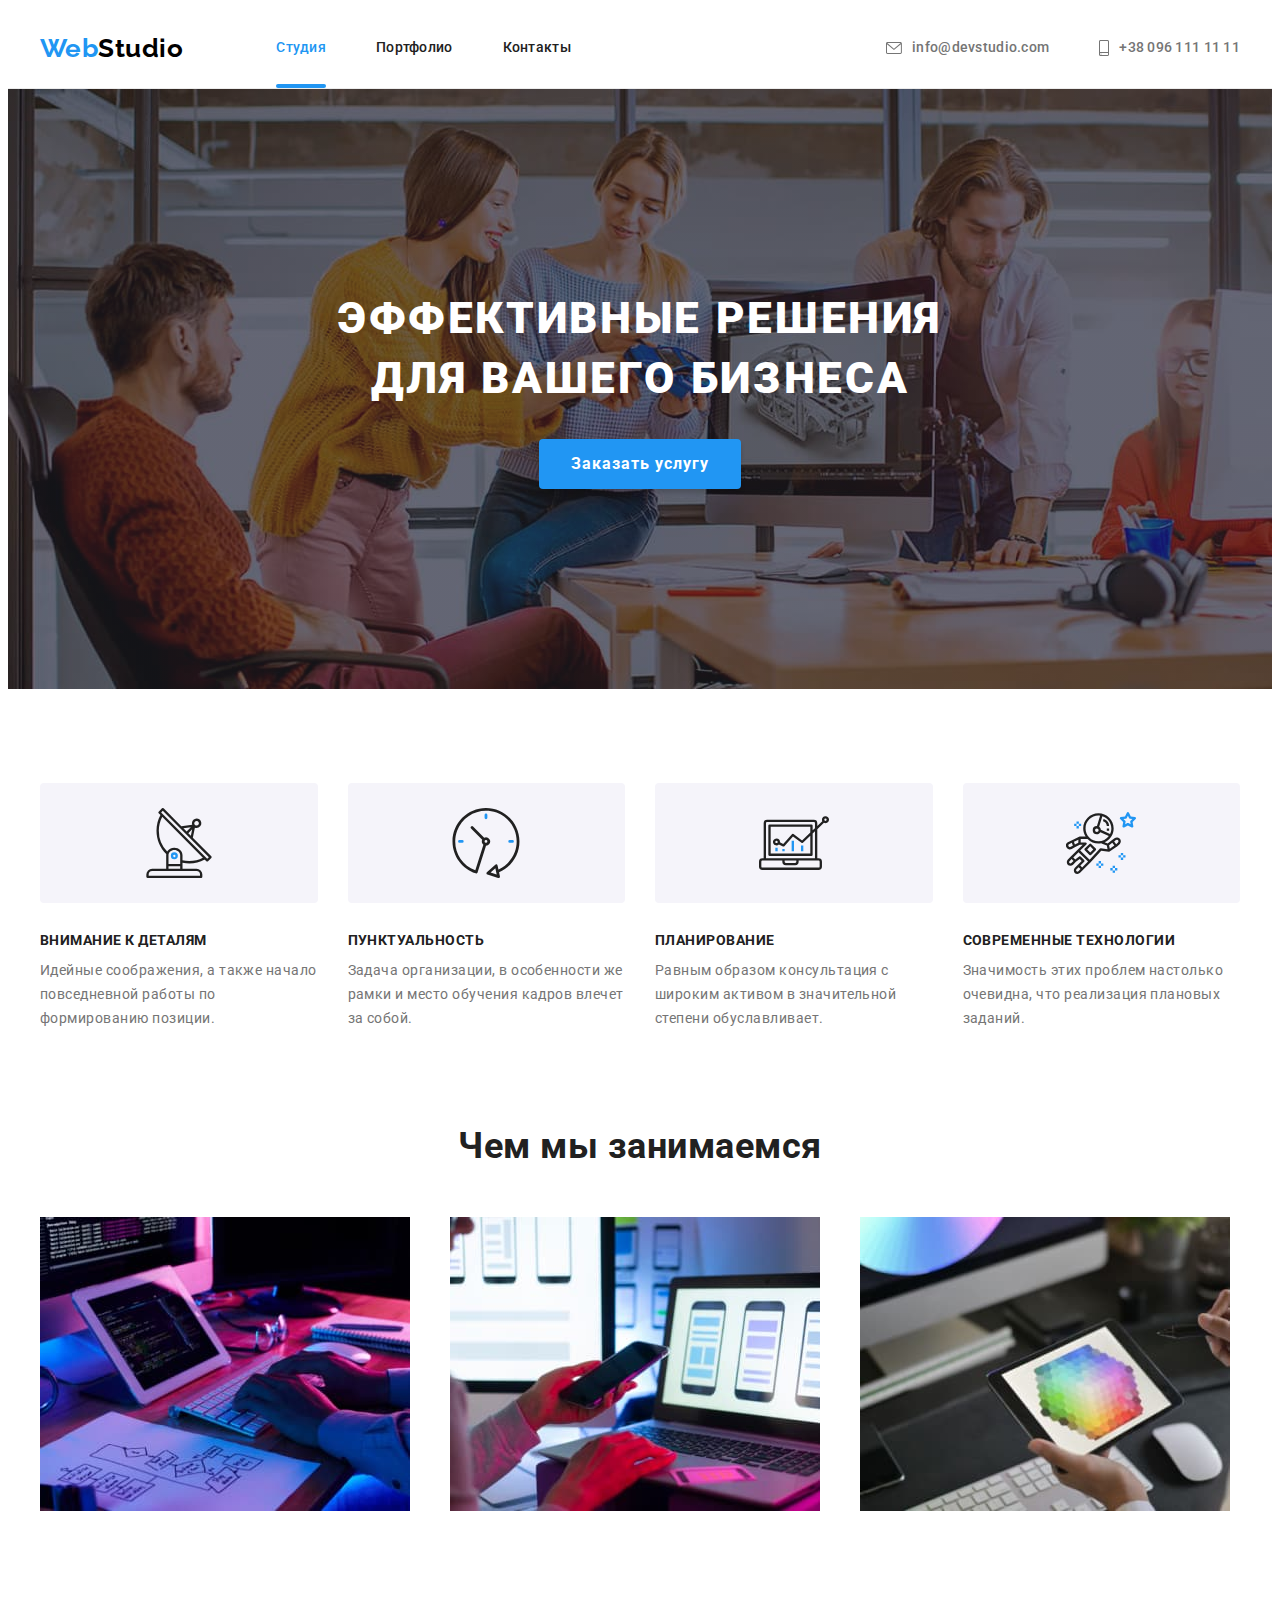
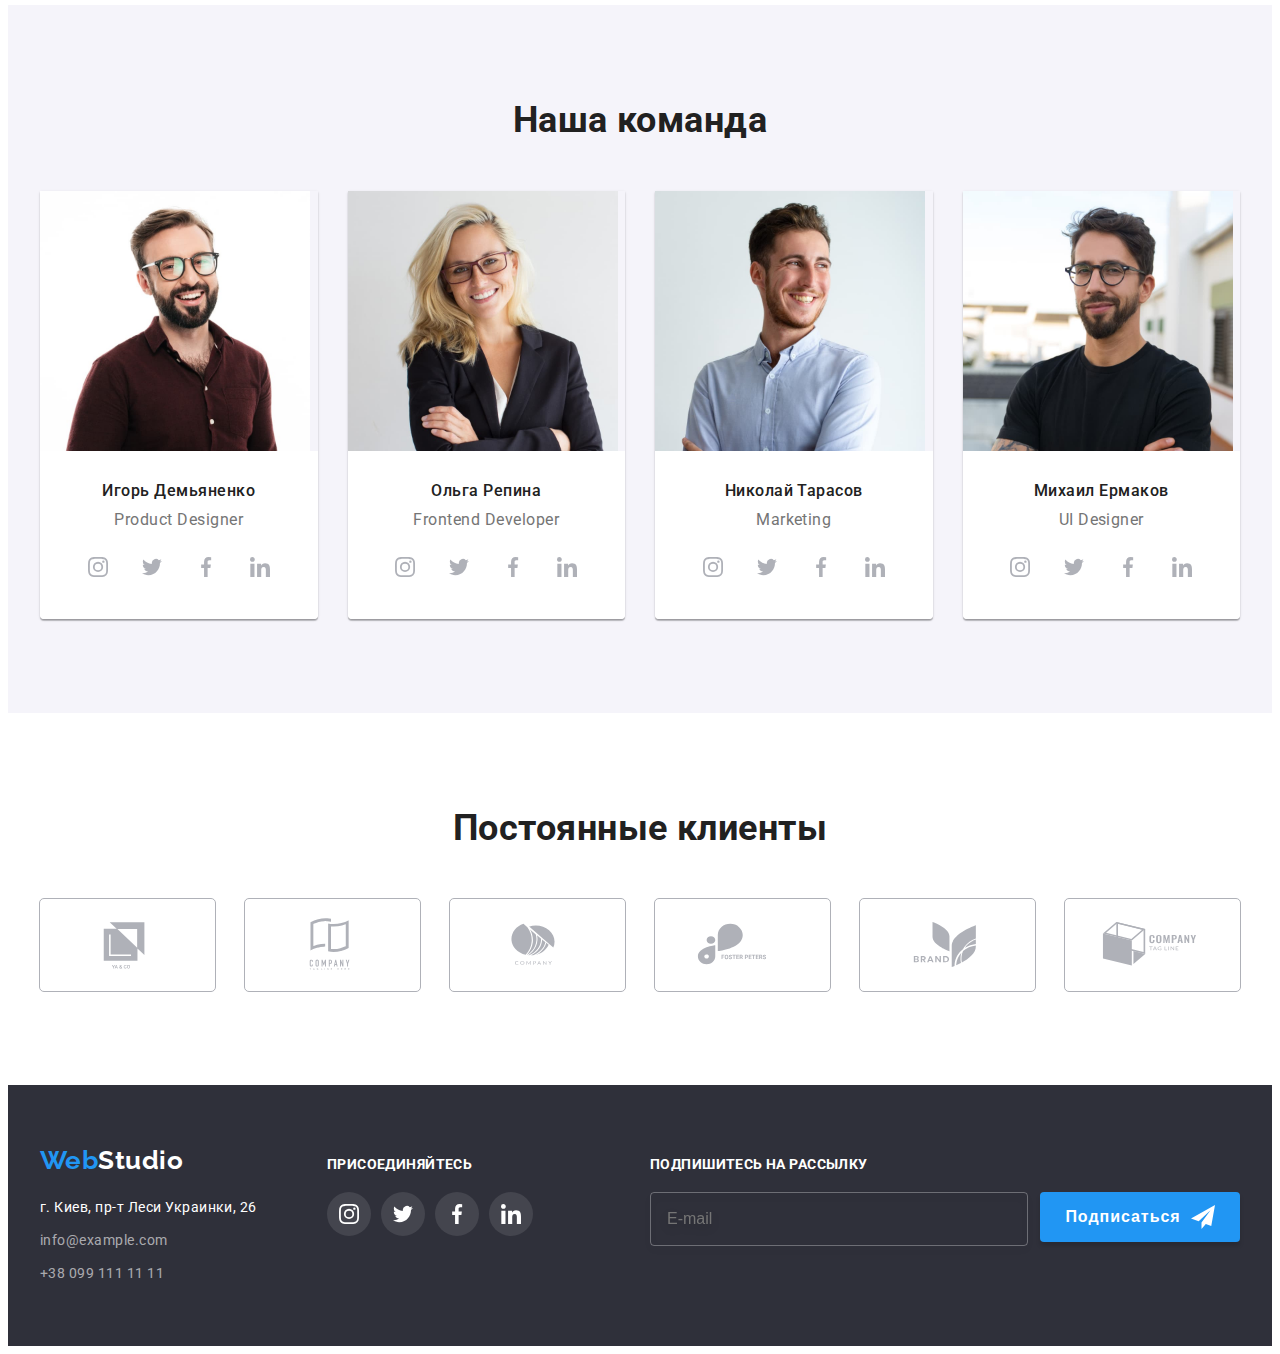
<file: index.html>
<!DOCTYPE html>
<html lang="ru">

<head>
    <meta charset="UTF-8">
    <meta http-equiv="X-UA-Compatible" content="IE=edge">
    <meta name="viewport" content="width=device-width, initial-scale=1.0">
    <link rel="preconnect" href="https://fonts.googleapis.com">
    <link rel="preconnect" href="https://fonts.gstatic.com" crossorigin>
    <link
        href="https://fonts.googleapis.com/css2?family=Raleway:wght@700&family=Roboto:wght@400;500;700;900&display=swap"
        rel="stylesheet">
    <link rel="stylesheet" href="https://cdnjs.cloudflare.com/ajax/libs/modern-normalize/1.1.0/modern-normalize.min.css"
        integrity="sha512-wpPYUAdjBVSE4KJnH1VR1HeZfpl1ub8YT/NKx4PuQ5NmX2tKuGu6U/JRp5y+Y8XG2tV+wKQpNHVUX03MfMFn9Q=="
        crossorigin="anonymous" referrerpolicy="no-referrer" />
    <link rel="stylesheet" href="./css/styles.css">
    <title>WebStudio</title>
</head>

<body>

    <!-- Шапка сайту -->
    <header class="main-header">
        <div class="container nav-header">
            <nav class="main-nav">
                <a href="./" lang="en" class="logo decoration margin-logo"><span class="accent">Web</span>Studio</a>
                <ul class="site-nav list">
                    <li class="item"><a href="./index.html" class="link current decoration">Студия</a></li>
                    <li class="item"><a href="./portfolio.html" class="link decoration">Портфолио</a></li>
                    <li class="item"><a href="" class="link decoration">Контакты</a></li>
                </ul>
            </nav>
            <ul class="contact-nav list">
                <li class="item">
                    <a href="mailto:info@devstudio.com" class="link decoration">
                        <svg width="16" height="12" class="contact-icon">
                            <use href="./images/icons.svg#envelope"></use>
                        </svg>
                        info@devstudio.com
                    </a>
                </li>
                <li class="item">
                    <a href="tel:+380961111111" class="link decoration">
                        <svg width="10" height="16" class="contact-icon">
                            <use href="./images/icons.svg#smartphone"></use>
                        </svg>
                        +38 096 111 11 11
                    </a>
                </li>
            </ul>
        </div>
    </header>

    <main>
        <!-- Герой -->
        <section class="hero">
            <div class="container">
                <h1 class="hero-title">Эффективные решения для вашего бизнеса</h1>
                <button type="button" class="btn primari" data-modal-open>Заказать услугу</button>
            </div>
        </section>

        <!-- Основна частина -->
        <section class="section no-padding">
            <div class="container">
                <h2 style="display: none;" class="section-title none">Преимущества</h2>
                <ul class="section-items list no-margin">
                    <li class="item block">
                        <div class="icon-thumb">
                            <svg width="70" height="70">
                                <use href="./images/icons.svg#antenna"></use>
                            </svg>
                        </div>
                        <h3 class="title">Внимание к деталям</h3>
                        <p class="text">Идейные соображения, а также начало повседневной работы по формированию позиции.
                        </p>
                    </li>
                    <li class="item block">
                        <div class="icon-thumb">
                            <svg width="70" height="70">
                                <use href="./images/icons.svg#clock"></use>
                            </svg>
                        </div>
                        <h3 class="title">Пунктуальность</h3>
                        <p class="text">Задача организации, в особенности же рамки и место обучения кадров влечет за
                            собой.
                        </p>
                    </li>
                    <li class="item block">
                        <div class="icon-thumb">
                            <svg width="70" height="70">
                                <use href="./images/icons.svg#diagram"></use>
                            </svg>
                        </div>
                        <h3 class="title">Планирование</h3>
                        <p class="text">Равным образом консультация с широким активом в значительной степени
                            обуславливает.
                        </p>
                    </li>
                    <li class="item block">
                        <div class="icon-thumb">
                            <svg width="70" height="70">
                                <use href="./images/icons.svg#astronaut"></use>
                            </svg>
                        </div>
                        <h3 class="title">Современные технологии</h3>
                        <p class="text">Значимость этих проблем настолько очевидна, что реализация плановых заданий.</p>
                    </li>
                </ul>
            </div>
        </section>
        <section class="section">
            <div class="container">
                <h2 class="section-title">Чем мы занимаемся</h2>
                <ul class="section-items list">
                    <li class="item"><a href=""><img src="./images/box-1.jpg" alt="Набирає команда" width="370"></a>
                    </li>
                    <li class="item"><a href=""><img src="./images/box-2.jpg" alt="Переглядає дизайн" width="370"></a>
                    </li>
                    <li class="item"><a href=""><img src="./images/box-3.jpg" alt="Розглядає палітру кольорів"
                                width="370"></a></li>
                </ul>
            </div>
        </section>

        <!-- Команда -->
        <section class="section bg-color">
            <div class="container">
                <h2 class="section-title">Наша команда</h2>
                <ul class="section-items list shadow">
                    <li class="item block">
                        <div class="card-thumb">
                            <img src="./images/img-1.jpg" alt="чоловік" width="270">
                        </div>
                        <div class="card-content">
                            <h3 class="name">Игорь Демьяненко</h3>
                            <p class="text desc">Product Designer</p>
                            <ul class="icon-social list">
                                <li class="item">
                                    <a href="https://www.instagram.com" target="_blank" rel="noopener noreferrer"
                                        class="social-link">
                                        <svg width="20" height="20" class="icon">
                                            <use href="./images/icons.svg#instagram"></use>
                                        </svg>
                                    </a>
                                </li>
                                <li class="item">
                                    <a href="https://twitter.com" target="_blank" rel="noopener noreferrer"
                                        class="social-link">
                                        <svg width="20" height="20" class="icon">
                                            <use href="./images/icons.svg#twitter"></use>
                                        </svg>
                                    </a>
                                </li>
                                <li class="item">
                                    <a href="https://facebook.com" target="_blank" rel="noopener noreferrer"
                                        class="social-link">
                                        <svg width="20" height="20" class="icon">
                                            <use href="./images/icons.svg#facebook"></use>
                                        </svg>
                                    </a>
                                </li>
                                <li class="item">
                                    <a href="https://www.linkedin.com" target="_blank" rel="noopener noreferrer"
                                        class="social-link">
                                        <svg width="20" height="20" class="icon">
                                            <use href="./images/icons.svg#linkedin"></use>
                                        </svg>
                                    </a>
                                </li>
                            </ul>
                        </div>
                    </li>
                    <li class="item block">
                        <div class="card-thumb">
                            <img src="./images/img-2.jpg" alt="жінка" width="270">
                        </div>
                        <div class="card-content">
                            <h3 class="name">Ольга Репина</h3>
                            <p class="text desc">Frontend Developer</p>
                            <ul class="icon-social list">
                                <li class="item">
                                    <a href="https://www.instagram.com" target="_blank" rel="noopener noreferrer"
                                        class="social-link">
                                        <svg width="20" height="20" class="icon">
                                            <use href="./images/icons.svg#instagram"></use>
                                        </svg>
                                    </a>
                                </li>
                                <li class="item">
                                    <a href="https://twitter.com" target="_blank" rel="noopener noreferrer"
                                        class="social-link">
                                        <svg width="20" height="20" class="icon">
                                            <use href="./images/icons.svg#twitter"></use>
                                        </svg>
                                    </a>
                                </li>
                                <li class="item">
                                    <a href="https://facebook.com" target="_blank" rel="noopener noreferrer"
                                        class="social-link">
                                        <svg width="20" height="20" class="icon">
                                            <use href="./images/icons.svg#facebook"></use>
                                        </svg>
                                    </a>
                                </li>
                                <li class="item">
                                    <a href="https://www.linkedin.com" target="_blank" rel="noopener noreferrer"
                                        class="social-link">
                                        <svg width="20" height="20" class="icon">
                                            <use href="./images/icons.svg#linkedin"></use>
                                        </svg>
                                    </a>
                                </li>
                            </ul>
                        </div>
                    </li>
                    <li class="item block">
                        <div class="card-thumb">
                            <img src="./images/img-3.jpg" alt="чоловік" width="270">
                        </div>
                        <div class="card-content">
                            <h3 class="name">Николай Тарасов</h3>
                            <p class="text desc">Marketing</p>
                            <ul class="icon-social list">
                                <li class="item">
                                    <a href="https://www.instagram.com" target="_blank" rel="noopener noreferrer"
                                        class="social-link">
                                        <svg width="20" height="20" class="icon">
                                            <use href="./images/icons.svg#instagram"></use>
                                        </svg>
                                    </a>
                                </li>
                                <li class="item">
                                    <a href="https://twitter.com" target="_blank" rel="noopener noreferrer"
                                        class="social-link">
                                        <svg width="20" height="20" class="icon">
                                            <use href="./images/icons.svg#twitter"></use>
                                        </svg>
                                    </a>
                                </li>
                                <li class="item">
                                    <a href="https://facebook.com" target="_blank" rel="noopener noreferrer"
                                        class="social-link">
                                        <svg width="20" height="20" class="icon">
                                            <use href="./images/icons.svg#facebook"></use>
                                        </svg>
                                    </a>
                                </li>
                                <li class="item">
                                    <a href="https://www.linkedin.com" target="_blank" rel="noopener noreferrer"
                                        class="social-link">
                                        <svg width="20" height="20" class="icon">
                                            <use href="./images/icons.svg#linkedin"></use>
                                        </svg>
                                    </a>
                                </li>
                            </ul>
                        </div>
                    </li>
                    <li class="item block">
                        <div class="card-thumb">
                            <img src="./images/img-4.jpg" alt="чоловік" width="270">
                        </div>
                        <div class="card-content">
                            <h3 class="name">Михаил Ермаков</h3>
                            <p class="text desc">UI Designer</p>
                            <ul class="icon-social list">
                                <li class="item">
                                    <a href="https://www.instagram.com" target="_blank" rel="noopener noreferrer"
                                        class="social-link">
                                        <svg width="20" height="20" class="icon">
                                            <use href="./images/icons.svg#instagram"></use>
                                        </svg>
                                    </a>
                                </li>
                                <li class="item">
                                    <a href="https://twitter.com" target="_blank" rel="noopener noreferrer"
                                        class="social-link">
                                        <svg width="20" height="20" class="icon">
                                            <use href="./images/icons.svg#twitter"></use>
                                        </svg>
                                    </a>
                                </li>
                                <li class="item">
                                    <a href="https://facebook.com" target="_blank" rel="noopener noreferrer"
                                        class="social-link">
                                        <svg width="20" height="20" class="icon">
                                            <use href="./images/icons.svg#facebook"></use>
                                        </svg>
                                    </a>
                                </li>
                                <li class="item">
                                    <a href="https://www.linkedin.com" target="_blank" rel="noopener noreferrer"
                                        class="social-link">
                                        <svg width="20" height="20" class="icon">
                                            <use href="./images/icons.svg#linkedin"></use>
                                        </svg>
                                    </a>
                                </li>
                            </ul>
                        </div>
                    </li>
                </ul>
            </div>
        </section>

        <!-- Клієнти -->
        <section class="section">
            <div class="container client">
                <h2 class="client-title">Постоянные клиенты</h2>
                <ul class="client-items list">
                    <li class="client-item">
                        <a href="" class="link">
                            <svg width="106" height="60" class="icon">
                                <use href="./images/icons.svg#company-1"></use>
                            </svg>
                        </a>
                    </li>
                    <li class="client-item">
                        <a href="" class="link">
                            <svg width="106" height="60" class="icon">
                                <use href="./images/icons.svg#company-2"></use>
                            </svg>
                        </a>
                    </li>
                    <li class="client-item">
                        <a href="" class="link">
                            <svg width="106" height="60" class="icon">
                                <use href="./images/icons.svg#company-3"></use>
                            </svg>
                        </a>
                    </li>
                    <li class="client-item">
                        <a href="" class="link">
                            <svg width="106" height="60" class="icon">
                                <use href="./images/icons.svg#company-4"></use>
                            </svg>
                        </a>
                    </li>
                    <li class="client-item">
                        <a href="" class="link">
                            <svg width="106" height="60" class="icon">
                                <use href="./images/icons.svg#company-5"></use>
                            </svg>
                        </a>
                    </li>
                    <li class="client-item">
                        <a href="" class="link">
                            <svg width="106" height="60" class="icon">
                                <use href="./images/icons.svg#company-6"></use>
                            </svg>
                        </a>
                    </li>
                </ul>
            </div>
        </section>
    </main>

    <!-- Підвал -->
    <footer>
        <div class="container primari-footer">

            <!-- Адрес -->
            <div class="container-address">
                <a href="./" lang="en" class="logo white decoration"><span class="accent">Web</span>Studio</a>
                <address class="address">
                    <ul class="address-items list">
                        <li class="item"><a href="https://goo.gl/maps/qfHzh91Hibz9nCDFA" target="_blank"
                                rel="noopener noreferrer" class=" link decoration physical">г. Киев, пр-т Леси
                                Украинки,
                                26</a></li>
                        <li class="item"><a href="mailto:info@example.com" class="link decoration">info@example.com</a>
                        </li>
                        <li class="item"><a href="tel:+380991111111" class="link decoration">+38 099 111 11 11</a>
                        </li>
                    </ul>
                </address>
            </div>

            <!-- Приєднуйтесь -->
            <section class="social">
                <h3 class="social-title">присоединяйтесь</h3>
                <ul class="icon-social list">
                    <li class="item">
                        <a href="https://www.instagram.com" target="_blank" rel="noopener noreferrer"
                            class="social-link">
                            <svg width="20" height="20" class="icon">
                                <use href="./images/icons.svg#instagram"></use>
                            </svg>
                        </a>
                    </li>
                    <li class="item">
                        <a href="https://twitter.com" target="_blank" rel="noopener noreferrer" class="social-link">
                            <svg width="20" height="20" class="icon">
                                <use href="./images/icons.svg#twitter"></use>
                            </svg>
                        </a>
                    </li>
                    <li class="item">
                        <a href="https://facebook.com" target="_blank" rel="noopener noreferrer" class="social-link">
                            <svg width="20" height="20" class="icon">
                                <use href="./images/icons.svg#facebook"></use>
                            </svg>
                        </a>
                    </li>
                    <li class="item">
                        <a href="https://www.linkedin.com" target="_blank" rel="noopener noreferrer"
                            class="social-link">
                            <svg width="20" height="20" class="icon">
                                <use href="./images/icons.svg#linkedin"></use>
                            </svg>
                        </a>
                    </li>
                </ul>
            </section>

            <!-- Форма підписки -->
            <section class="subscription">
                <h3 class="subscription-title">Подпишитесь на рассылку</h3>
                <form class="subscription-form">
                    <label class="subscription-label">
                        <input type="email" name="mail" placeholder="E-mail" class="subscription-input">
                    </label>
                    <button type="submit" class="btn form-btn">Подписаться
                        <svg width="24px" height="24px" class="subscription-icon">
                            <use href="./images/icons.svg#send"></use>
                        </svg>
                    </button>
                </form>
            </section>
        </div>

    </footer>

    <!-- Модальне вікно -->
    <div class="backdrop is-hidden" data-modal>
        <div class="modal">
            <button type="button" class="btn-closed" data-modal-close>
                <svg width="18" height="18" class="closed-icon">
                    <use href="./images/icons.svg#close"></use>
                </svg>
            </button>

            <!-- Форма -->

            <form class="form-sign">
                <p class="form-title">Оставьте свои данные, мы вам перезвоним</p>
                <div class="form-field">
                    <label class="form-label">
                        <span class="form-text">Имя</span>
                        <input type="text" name="name" class="form-input">
                        <!-- <span class="form-icon"></span> -->
                        <svg width="18" height="18px" class="form-icon">
                            <use href="./images/icons.svg#person"></use>
                        </svg>
                    </label>
                </div>
                <div class="form-field">
                    <label class="form-label">
                        <span class="form-text">Телефон</span>
                        <input type="tel" name="tel" class="form-input">
                        <svg width="18" height="18px" class="form-icon">
                            <use href="./images/icons.svg#phone"></use>
                        </svg>
                    </label>
                </div>
                <div class="form-field">
                    <label class="form-label">
                        <span class="form-text">Почта</span>
                        <input type="email" name="mail" class="form-input">
                        <svg width="18" height="18px" class="form-icon">
                            <use href="./images/icons.svg#email"></use>
                        </svg>
                    </label>
                </div>
                <div class="form-field margin">
                    <label class="form-label">
                        <span class="form-text">Комментарий</span>
                        <textarea name="feedback" rows="5" placeholder="Введите текст" class="form-comment"></textarea>
                    </label>
                </div>
                <div class="form-field-check">
                    <label class="form-label-check">
                        <input type="checkbox" name="license" class="form-input-check">
                        <span class="check-box"></span>
                        <span class="form-text-check">Соглашаюсь с рассылкой и принимаю <a href=""
                                class="form-link-check">Условия
                                договора</a></span>
                    </label>
                </div>
                <button type="submit" class="btn form-btn">Отправить</button>
            </form>
        </div>
    </div>

    <script src="./js/modal.js"></script>

</body>

</html>
</file>
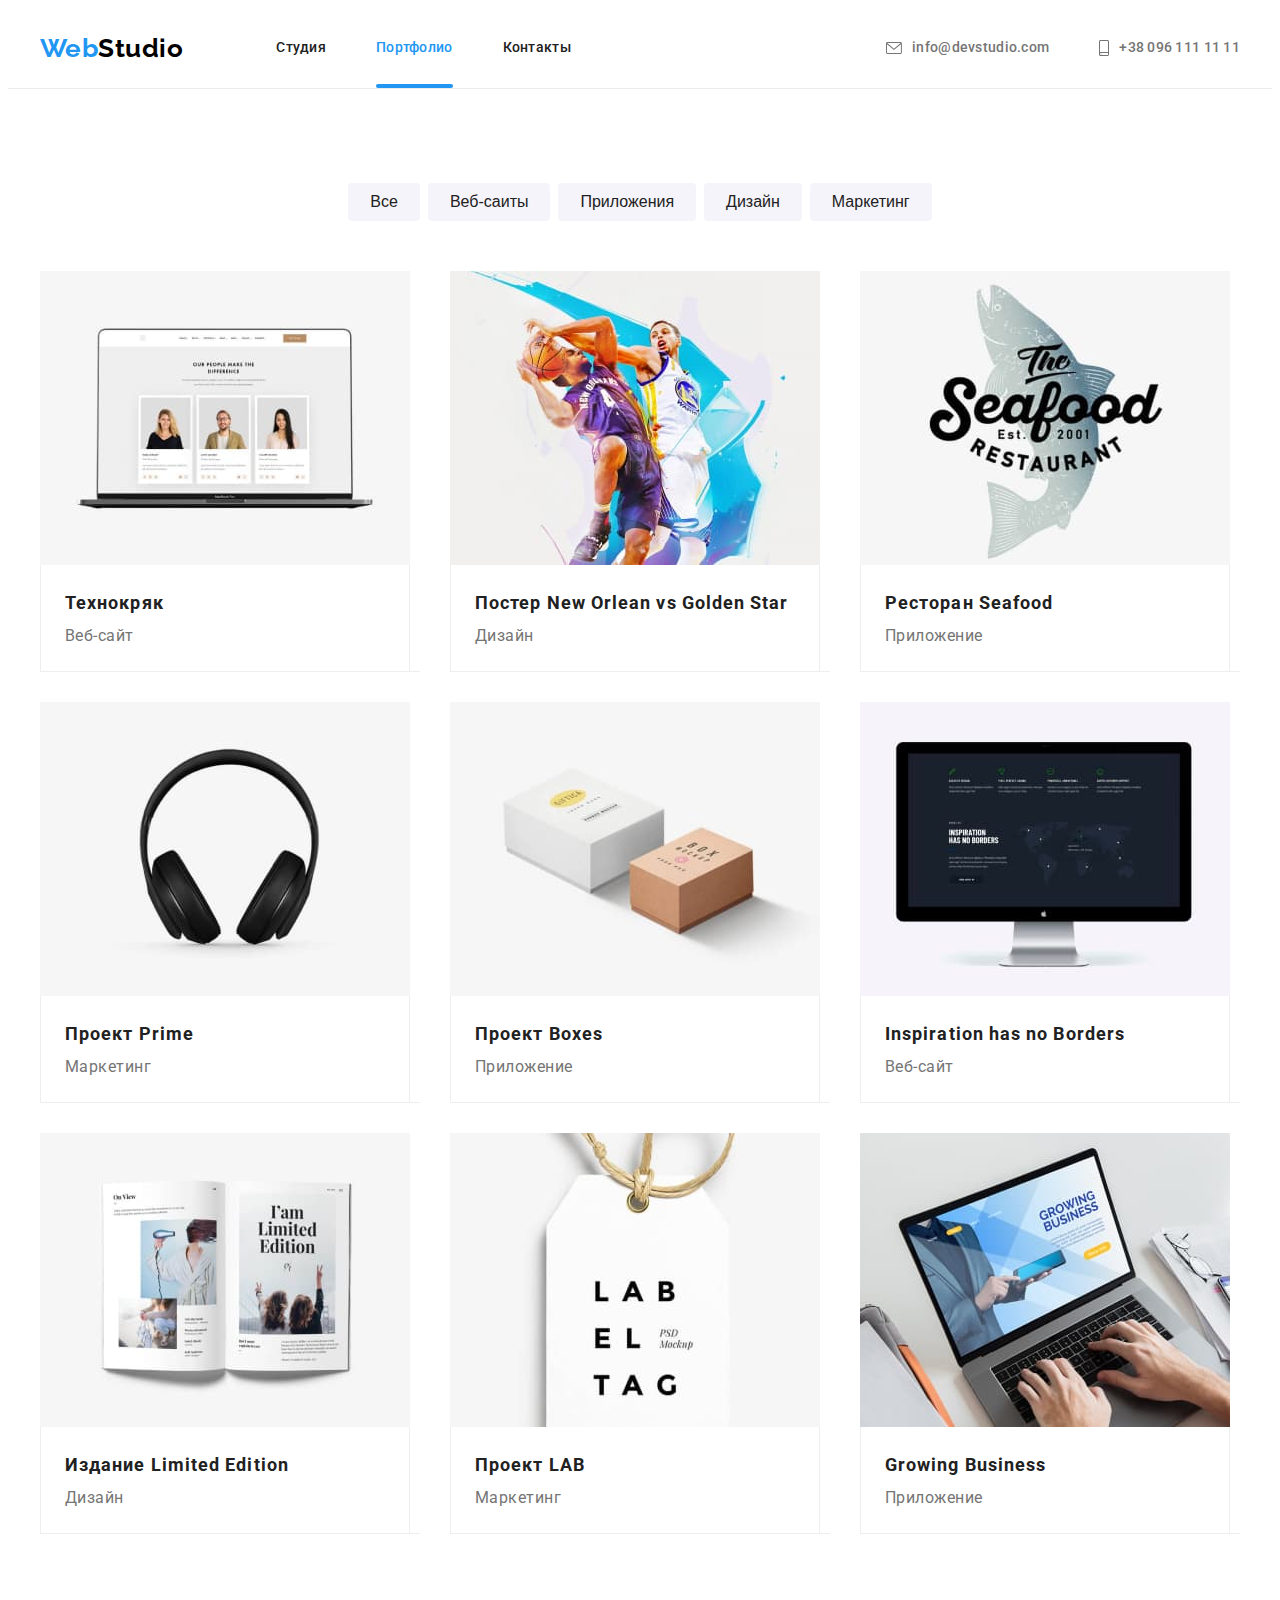
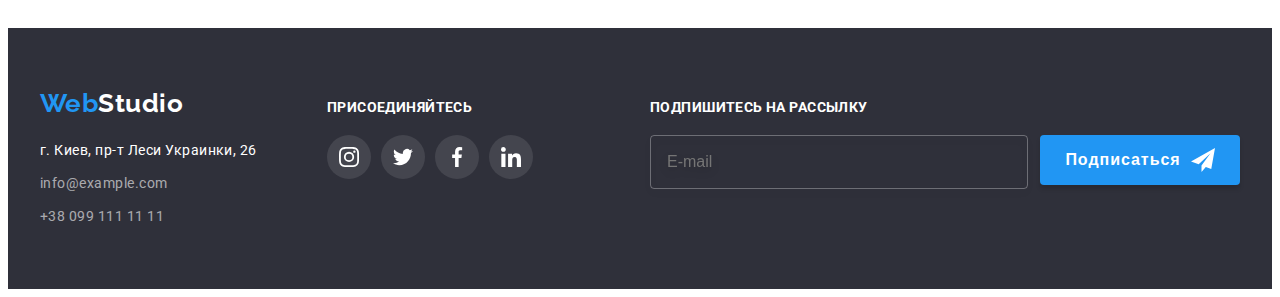
<file: portfolio.html>
<!DOCTYPE html>
<html lang="ru">

<head>
    <meta charset="UTF-8">
    <meta http-equiv="X-UA-Compatible" content="IE=edge">
    <meta name="viewport" content="width=device-width, initial-scale=1.0">
    <link rel="preconnect" href="https://fonts.googleapis.com">
    <link rel="preconnect" href="https://fonts.gstatic.com" crossorigin>
    <link
        href="https://fonts.googleapis.com/css2?family=Raleway:wght@700&family=Roboto:wght@400;500;700;900&display=swap"
        rel="stylesheet">
    <link rel="stylesheet" href="https://cdnjs.cloudflare.com/ajax/libs/modern-normalize/1.1.0/modern-normalize.min.css"
        integrity="sha512-wpPYUAdjBVSE4KJnH1VR1HeZfpl1ub8YT/NKx4PuQ5NmX2tKuGu6U/JRp5y+Y8XG2tV+wKQpNHVUX03MfMFn9Q=="
        crossorigin="anonymous" referrerpolicy="no-referrer" />
    <link rel="stylesheet" href="./css/styles.css">
    <title>WebStudio - Портфолио</title>
</head>

<body>

    <!-- Шапка сайту -->
    <header class="main-header">
        <div class="container nav-header">
            <nav class="main-nav">
                <a href="./" lang="en" class="logo decoration margin-logo"><span class="accent">Web</span>Studio</a>
                <ul class="site-nav list">
                    <li class="item"><a href="./index.html" class="link decoration">Студия</a></li>
                    <li class="item"><a href="./portfolio.html" class="link current decoration">Портфолио</a></li>
                    <li class="item"><a href="" class="link decoration">Контакты</a></li>
                </ul>
            </nav>
            <ul class="contact-nav list">
                <li class="item">
                    <a href="mailto:info@devstudio.com" class="link decoration">
                        <svg width="16" height="12" class="contact-icon">
                            <use href="./images/icons.svg#envelope"></use>
                        </svg>
                        info@devstudio.com
                    </a>
                </li>
                <li class="item">
                    <a href="tel:+380961111111" class="link decoration">
                        <svg width="10" height="16" class="contact-icon">
                            <use href="./images/icons.svg#smartphone"></use>
                        </svg>
                        +38 096 111 11 11
                    </a>
                </li>
            </ul>
        </div>
    </header>

    <!-- Портфоліо -->
    <main>
        <section class="section">
            <div class="container">
                <h1 style="display: none;">Приклади робіт</h1>

                <!-- Фільтр -->
                <ul class="list work-filter">
                    <li class="item"><button type="button" class="btn secondary">Все</button></li>
                    <li class="item"><button type="button" class="btn secondary">Веб-саиты</button></li>
                    <li class="item"><button type="button" class="btn secondary">Приложения</button></li>
                    <li class="item"><button type="button" class="btn secondary">Дизайн</button></li>
                    <li class="item"><button type="button" class="btn secondary">Маркетинг</button></li>
                </ul>

                <!-- Роботи -->
                <ul class="work list">
                    <li class="item">
                        <a href="" class="link decoration">
                            <div class="card-thumb">
                                <img src="./images/project-1.jpg" alt="Пример работы" width="370">
                                <div class="overlay">
                                    <p class="pre-text">
                                        Ресурс предлагает комплексные предложения с разным уровнем функционала и
                                        сервисов.
                                        Все это позволит посетителю
                                        получить
                                        исчерпывающие сведения <br>о компании или частном лице.
                                    </p>
                                </div>
                            </div>
                            <div class="card-content">
                                <h2 class="title">Технокряк</h2>
                                <p class="text">Веб-сайт</p>
                            </div>
                        </a>
                    </li>
                    <li class="item">
                        <a href="" class="link decoration">
                            <div class="card-thumb">
                                <img src="./images/project-2.jpg" alt="Пример работы" width="370">
                                <div class="overlay">
                                    <p class="pre-text">
                                        Ресурс предлагает комплексные предложения с разным уровнем функционала и
                                        сервисов.
                                        Все это позволит посетителю
                                        получить
                                        исчерпывающие сведения <br>о компании или частном лице.
                                    </p>
                                </div>
                            </div>
                            <div class="card-content">
                                <h2 class="title">Постер New Orlean vs Golden Star</h2>
                                <p class="text">Дизайн</p>
                            </div>
                        </a>
                    </li>
                    <li class="item">
                        <a href="" class="link decoration">
                            <div class="card-thumb">
                                <img src="./images/project-3.jpg" alt="Пример работы" width="370">
                                <div class="overlay">
                                    <p class="pre-text">
                                        Ресурс предлагает комплексные предложения с разным уровнем функционала и
                                        сервисов.
                                        Все это позволит посетителю
                                        получить
                                        исчерпывающие сведения <br>о компании или частном лице.
                                    </p>
                                </div>
                            </div>
                            <div class="card-content">
                                <h2 class="title">Ресторан Seafood</h2>
                                <p class="text">Приложение</p>
                            </div>
                        </a>
                    </li>
                    <li class="item">
                        <a href="" class="link decoration">
                            <div class="card-thumb">
                                <img src="./images/project-4.jpg" alt="Пример работы" width="370">
                                <div class="overlay">
                                    <p class="pre-text">
                                        Ресурс предлагает комплексные предложения с разным уровнем функционала и
                                        сервисов.
                                        Все это позволит посетителю
                                        получить
                                        исчерпывающие сведения <br>о компании или частном лице.
                                    </p>
                                </div>
                            </div>
                            <div class="card-content">
                                <h2 class="title">Проект Prime</h2>
                                <p class="text">Маркетинг</p>
                            </div>
                        </a>
                    </li>
                    <li class="item">
                        <a href="" class="link decoration">
                            <div class="card-thumb">
                                <img src="./images/project-5.jpg" alt="Пример работы" width="370">
                                <div class="overlay">
                                    <p class="pre-text">
                                        Ресурс предлагает комплексные предложения с разным уровнем функционала и
                                        сервисов.
                                        Все это позволит посетителю
                                        получить
                                        исчерпывающие сведения <br>о компании или частном лице.
                                    </p>
                                </div>
                            </div>
                            <div class="card-content">
                                <h2 class="title">Проект Boxes</h2>
                                <p class="text">Приложение</p>
                            </div>
                        </a>
                    </li>
                    <li class="item">
                        <a href="" class="link decoration">
                            <div class="card-thumb">
                                <img src="./images/project-6.jpg" alt="Пример работы" width="370">
                                <div class="overlay">
                                    <p class="pre-text">
                                        Ресурс предлагает комплексные предложения с разным уровнем функционала и
                                        сервисов.
                                        Все это позволит посетителю
                                        получить
                                        исчерпывающие сведения <br>о компании или частном лице.
                                    </p>
                                </div>
                            </div>
                            <div class="card-content">
                                <h2 class="title">Inspiration has no Borders</h2>
                                <p class="text">Веб-сайт</p>
                            </div>
                        </a>
                    </li>
                    <li class="item">
                        <a href="" class="link decoration">
                            <div class="card-thumb">
                                <img src="./images/project-7.jpg" alt="Пример работы" width="370">
                                <div class="overlay">
                                    <p class="pre-text">
                                        Ресурс предлагает комплексные предложения с разным уровнем функционала и
                                        сервисов.
                                        Все это позволит посетителю
                                        получить
                                        исчерпывающие сведения <br>о компании или частном лице.
                                    </p>
                                </div>
                            </div>
                            <div class="card-content">
                                <h2 class="title">Издание Limited Edition</h2>
                                <p class="text">Дизайн</p>
                            </div>
                        </a>
                    </li>
                    <li class="item">
                        <a href="" class="link decoration">
                            <div class="card-thumb">
                                <img src="./images/project-8.jpg" alt="Пример работы" width="370">
                                <div class="overlay">
                                    <p class="pre-text">
                                        Ресурс предлагает комплексные предложения с разным уровнем функционала и
                                        сервисов.
                                        Все это позволит посетителю
                                        получить
                                        исчерпывающие сведения <br>о компании или частном лице.
                                    </p>
                                </div>
                            </div>
                            <div class="card-content">
                                <h2 class="title">Проект LAB</h2>
                                <p class="text">Маркетинг</p>
                            </div>
                        </a>
                    </li>
                    <li class="item">
                        <a href="" class="link decoration">
                            <div class="card-thumb">
                                <img src="./images/project-9.jpg" alt="Пример работы" width="370">
                                <div class="overlay">
                                    <p class="pre-text">
                                        Ресурс предлагает комплексные предложения с разным уровнем функционала и
                                        сервисов.
                                        Все это позволит посетителю
                                        получить
                                        исчерпывающие сведения <br>о компании или частном лице.
                                    </p>
                                </div>
                            </div>
                            <div class="card-content">
                                <h2 class="title">Growing Business</h2>
                                <p class="text">Приложение</p>
                            </div>
                        </a>
                    </li>
                </ul>
            </div>
        </section>
    </main>

    <!-- Підвал -->
    <footer>
        <div class="container primari-footer">

            <!-- Адрес -->
            <div class="container-address">
                <a href="./" lang="en" class="logo white decoration"><span class="accent">Web</span>Studio</a>
                <address class="address">
                    <ul class="address-items list">
                        <li class="item"><a href="https://goo.gl/maps/qfHzh91Hibz9nCDFA" target="_blank"
                                rel="noopener noreferrer" class=" link decoration physical">г. Киев, пр-т Леси
                                Украинки,
                                26</a></li>
                        <li class="item"><a href="mailto:info@example.com" class="link decoration">info@example.com</a>
                        </li>
                        <li class="item"><a href="tel:+380991111111" class="link decoration">+38 099 111 11 11</a>
                        </li>
                    </ul>
                </address>
            </div>

            <!-- Приєднуйтесь -->
            <section class="social">
                <h3 class="social-title">присоединяйтесь</h3>
                <ul class="icon-social list">
                    <li class="item">
                        <a href="https://www.instagram.com" target="_blank" rel="noopener noreferrer"
                            class="social-link">
                            <svg width="20" height="20" class="icon">
                                <use href="./images/icons.svg#instagram"></use>
                            </svg>
                        </a>
                    </li>
                    <li class="item">
                        <a href="https://twitter.com" target="_blank" rel="noopener noreferrer" class="social-link">
                            <svg width="20" height="20" class="icon">
                                <use href="./images/icons.svg#twitter"></use>
                            </svg>
                        </a>
                    </li>
                    <li class="item">
                        <a href="https://facebook.com" target="_blank" rel="noopener noreferrer" class="social-link">
                            <svg width="20" height="20" class="icon">
                                <use href="./images/icons.svg#facebook"></use>
                            </svg>
                        </a>
                    </li>
                    <li class="item">
                        <a href="https://www.linkedin.com" target="_blank" rel="noopener noreferrer"
                            class="social-link">
                            <svg width="20" height="20" class="icon">
                                <use href="./images/icons.svg#linkedin"></use>
                            </svg>
                        </a>
                    </li>
                </ul>
            </section>

            <!-- Форма підписки -->
            <section class="subscription">
                <h3 class="subscription-title">Подпишитесь на рассылку</h3>
                <form class="subscription-form">
                    <label class="subscription-label">
                        <input type="email" name="mail" placeholder="E-mail" class="subscription-input">
                    </label>
                    <button type="submit" class="btn form-btn">Подписаться
                        <svg width="24px" height="24px" class="subscription-icon">
                            <use href="./images/icons.svg#send"></use>
                        </svg>
                    </button>
                </form>
            </section>
        </div>

    </footer>

</body>

</html>
</file>
<file: css/styles.css>
:root {
  --primary-bg-color: #ffffff;
  --primary-text-color: #212121;
  --title-text-color: #757575;
  --accent-color: #2196f3;
  --btn-prymary-accent-color: #188ce8;
  --footer-bg-color: #2f303a;
  --text-logo-color: #000000;
  --primary-btn-color: #f5f4fa;
  --primary-icon-color: #afb1b8;
  --card-shadow: 0px 1px 3px rgba(0, 0, 0, 0.12), 0px 1px 1px rgba(0, 0, 0, 0.14),
    0px 2px 1px rgba(0, 0, 0, 0.2);

  --work-shadow: 0px 1px 1px rgba(0, 0, 0, 0.12), 0px 4px 4px rgba(0, 0, 0, 0.06),
    1px 4px 6px rgba(0, 0, 0, 0.16);
  --card-set-gap: 30px;
  --section-padding: 94px;
  --border-work: 1px solid #eeeeee;
  --border-radius: 4px;
  --transition-animation: 250ms cubic-bezier(0.4, 0, 0.2, 1);
}

body {
  color: var(--primary-text-color);
  background-color: var(--primary-bg-color);

  font-family: Roboto, sans-serif;
  letter-spacing: 0.03em;
}

img {
  display: block;
  max-width: 100%;
  height: auto;
}

.container {
  margin-left: auto;
  margin-right: auto;
  width: 1200px;
  padding-left: 15px;
  padding-right: 15px;
}

.list {
  padding: 0;
  margin: 0;
  list-style: none;
}

.decoration {
  text-decoration: none;
}

.main-header {
  border-bottom: 1px solid #ececec;
}

.nav-header {
  display: flex;
  justify-content: space-between;
  align-items: center;
}

.main-nav {
  display: flex;
  align-items: center;
}

/* Логотип */

.logo {
  display: inline-block;

  color: var(--text-logo-color);
  font-family: Raleway, sans-serif;
  font-weight: 700;
  font-size: 26px;
  line-height: 1.19;
}

.logo > .accent {
  color: var(--accent-color);
}

.margin-logo {
  margin-right: 93px;
}

/* Навігація сайту */

.site-nav {
  display: flex;
}
.site-nav > .item {
  position: relative;
}

.site-nav > .item:not(:last-child) {
  margin-right: 50px;
}

.contact-nav .link,
.site-nav .link {
  padding-top: 32px;
  padding-bottom: 32px;
  font-weight: 500;
  font-size: 14px;
  line-height: 1.14;
  letter-spacing: 0.02em;
}

.site-nav .link {
  display: inline-block;
  color: var(--primary-text-color);

  transition: color var(--transition-animation);
}

.contact-nav .link {
  display: inline-flex;
  align-items: center;

  color: var(--title-text-color);

  transition: color var(--transition-animation);
}

.site-nav .link:hover,
.site-nav .link:focus,
.contact-nav .link:hover,
.contact-nav .link:focus {
  color: var(--accent-color);
}

.site-nav .link.current {
  color: var(--accent-color);
}

.site-nav .link.current::after {
  content: '';
  position: absolute;
  left: 0;
  bottom: 0;

  width: 100%;
  height: 4px;
  background-color: var(--accent-color);
  border-radius: 2px;
}

.contact-nav {
  display: flex;
}

.contact-nav > .item:not(:last-child) {
  margin-right: 50px;
}

.contact-icon {
  margin-right: 10px;
  fill: currentColor;
}

/* Герой */

.hero {
  display: flex;
  max-width: 1600px;
  height: 600px;
  margin-left: auto;
  margin-right: auto;
  align-items: center;

  background-color: #c4c4c4;
  background-image: linear-gradient(to right, rgba(47, 48, 58, 0.4), rgba(47, 48, 58, 0.4)),
    url(../images/hero.jpg);

  color: var(--primary-bg-color);
  text-align: center;
}

.hero-title {
  width: 700px;
  margin-top: 0;
  margin-bottom: var(--card-set-gap);
  margin-left: auto;
  margin-right: auto;

  font-weight: 900;
  font-size: 44px;
  line-height: 1.36;
  letter-spacing: 0.06em;
  text-transform: uppercase;
}

/* Секції */

.section {
  padding-top: var(--section-padding);
  padding-bottom: var(--section-padding);
}

.section.no-padding {
  padding-top: var(--section-padding);
  padding-bottom: 0;
}

.section.bg-color {
  background-color: var(--primary-btn-color);
}

.section-items.no-margin {
  margin-top: 0;
  margin-bottom: 0;
}

.section-items {
  display: flex;
  flex-wrap: wrap;
  margin-top: calc(-1 * var(--card-set-gap));
  margin-left: calc(-1 * var(--card-set-gap));
}

.section-items > .item {
  flex-basis: calc(100% / 3 - var(--card-set-gap));
  margin-top: var(--card-set-gap);
  margin-left: var(--card-set-gap);
}

.section-items > .item.block {
  flex-basis: calc(100% / 4 - var(--card-set-gap));
}

.section-items.no-margin > .item.block {
  margin-top: 0;
}

.icon-thumb {
  display: flex;
  height: 120px;
  margin-bottom: var(--card-set-gap);
  justify-content: center;
  align-items: center;

  background-color: var(--primary-btn-color);
  border-radius: 4px;
}

.section-title {
  margin-top: 0;
  margin-bottom: 50px;

  font-weight: 700;
  font-size: 36px;
  line-height: 1.17;
  text-align: center;
}

.section-items .title {
  margin-top: 0;
  margin-bottom: 10px;

  font-weight: 700;
  font-size: 14px;
  line-height: 1.14;
  text-transform: uppercase;
}

.section-items .text {
  margin-top: 0;
  margin-bottom: 0;

  color: var(--title-text-color);
  font-size: 14px;
  line-height: 1.71;
}

/* Команда */

.section-items.shadow .item.block {
  box-shadow: var(--card-shadow);
  border-bottom-left-radius: var(--border-radius);
  border-bottom-right-radius: var(--border-radius);
}

.card-content {
  padding-top: var(--card-set-gap);
  padding-bottom: var(--card-set-gap);
  background-color: var(--primary-bg-color);
}

.section-items .card-content {
  text-align: center;
  border-bottom-left-radius: var(--border-radius);
  border-bottom-right-radius: var(--border-radius);
}

.section-items .name {
  margin-top: 0;
  margin-bottom: 10px;

  font-weight: 500;
  font-size: 16px;
  line-height: 1.19;
}

.section-items .text.desc {
  margin-bottom: 16px;
  font-size: 16px;
  line-height: 1.19;
}

/* Соціальні мережі */

.icon-social {
  display: flex;
  margin-left: auto;
  margin-right: auto;
  justify-content: center;
}

.icon-social > .item:not(:last-child) {
  margin-right: 10px;
}

.social-link {
  display: flex;
  width: 44px;
  height: 44px;
  justify-content: center;
  align-items: center;

  border-radius: 50%;
}

.card-content .social-link {
  color: var(--primary-icon-color);

  transition: background-color var(--transition-animation), color var(--transition-animation);
}

.card-content .social-link:hover,
.card-content .social-link:focus {
  background-color: var(--accent-color);
  color: var(--primary-bg-color);
}

.social-link .icon {
  fill: currentColor;
}

/* Клієнти */

.client {
  text-align: center;
}

.client-title {
  margin-top: 0;
  margin-bottom: 50px;
  padding: 0;

  font-weight: 700;
  font-size: 36px;
  line-height: 42px;
}

.client-item > .link {
  display: flex;
  padding: 16px 32px;

  color: var(--primary-icon-color);
  outline: 1px solid var(--primary-icon-color);
  border-radius: 4px;

  transition: color var(--transition-animation), outline var(--transition-animation);
}

.client-item > .link:hover,
.client-item > .link:focus {
  color: var(--accent-color);
  outline: 1px solid var(--accent-color);
}

.client-items {
  display: flex;
  flex-wrap: wrap;
  margin-top: calc(-1 * var(--card-set-gap));
  margin-left: calc(-1 * var(--card-set-gap));
}

.client-items > .client-item {
  flex-basis: calc(100% / 6 - var(--card-set-gap));
  margin-top: var(--card-set-gap);
  margin-left: var(--card-set-gap);
}

.client-item .icon {
  fill: currentColor;
}

/* Підвал */

footer {
  padding-top: 60px;
  padding-bottom: 60px;
  background-color: var(--footer-bg-color);
}

.primari-footer {
  display: flex;
  align-items: baseline;
}

.container-address {
  margin-right: 70px;
}

.logo.white {
  margin-bottom: 20px;
}

.logo.white,
.address-items .link.physical {
  color: var(--primary-bg-color);
}

.address {
  font-style: inherit;
}
.address-items > .item:not(:last-child) {
  margin-bottom: 9px;
}

.address-items .link {
  display: inline-block;

  color: rgba(255, 255, 255, 0.6);
  font-size: 14px;
  line-height: 1.71;

  transition: color var(--transition-animation);
}

.address-items .link:hover,
.address-items .link:focus {
  color: var(--accent-color);
}

/* Приєднайтесь */

.subscription-title,
.social-title {
  margin-top: 0;
  margin-bottom: 20px;
  font-weight: 700;
  font-size: 14px;
  line-height: 16px;
  letter-spacing: 0.03em;
  text-transform: uppercase;

  color: var(--primary-bg-color);
}

.social .social-link {
  background: rgba(255, 255, 255, 0.1);
  color: var(--primary-bg-color);

  transition: background-color var(--transition-animation);
}

.social .social-link:hover,
.social .social-link:focus {
  background-color: var(--accent-color);
}

/* Форма підписки */
.subscription-form {
  display: inline-flex;
}

.subscription {
  margin-left: auto;
}

.subscription-input {
  width: 358px;
  height: 50px;
  margin-right: 12px;

  padding-left: 16px;

  font-size: 16px;
  line-height: 1.25;
  color: rgba(255, 255, 255, 0.6);
  background-color: transparent;

  border: 1px solid rgba(255, 255, 255, 0.3);
  filter: drop-shadow(0px 4px 4px rgba(0, 0, 0, 0.15));
  border-radius: 4px;
}

.subscription-form > .form-btn {
  display: flex;
  margin: 0;
  justify-content: center;
  align-items: center;
}

.subscription-icon {
  margin-left: 10px;
  fill: currentColor;
}

/* Кнопка */
.btn {
  cursor: pointer;
  border: none;
  border-radius: 4px;
}

.btn.primari {
  padding: 10px 32px;

  font-family: inherit;
  font-weight: 700;
  font-size: 16px;
  line-height: 1.88;
  letter-spacing: 0.06em;

  color: var(--primary-bg-color);
  background-color: var(--accent-color);
  box-shadow: 0px 4px 4px rgba(0, 0, 0, 0.15);

  transition: background-color var(--transition-animation);
}

.btn.primari:hover,
.btn.primari:focus {
  background-color: var(--btn-prymary-accent-color);
}

/* Фільтер */

.section .work-filter {
  display: flex;
  justify-content: center;
  margin-bottom: 50px;
  margin-left: auto;
  margin-right: auto;
}

.work-filter > .item:not(:last-child) {
  margin-right: 8px;
}

.work-filter .btn.secondary {
  padding: 6px 22px;
  font-weight: 500;
  font-size: 16px;
  line-height: 1.62;

  background-color: var(--primary-btn-color);
  color: var(--primary-text-color);

  transition: background-color var(--transition-animation), color var(--transition-animation),
    box-shadow var(--transition-animation);
}

.work-filter .btn.secondary:hover,
.work-filter .btn.secondary:focus {
  background-color: var(--accent-color);
  color: var(--primary-bg-color);
  box-shadow: 0px 3px 1px rgba(0, 0, 0, 0.1), 0px 1px 2px rgba(0, 0, 0, 0.08),
    0px 2px 2px rgba(0, 0, 0, 0.12);
}

/* Роботи */

.work {
  display: flex;
  flex-wrap: wrap;

  margin-top: calc(-1 * var(--card-set-gap));
  margin-left: calc(-1 * var(--card-set-gap));
}

.work .card-thumb {
  position: relative;
  overflow: hidden;
}

.overlay {
  position: absolute;
  top: 0;
  left: 0;
  width: 100%;
  height: 100%;

  padding: 63px 24px;
  background-color: rgba(33, 150, 243, 0.9);

  transform: translateY(101%);
  transition: transform var(--transition-animation);
}

.work .link:hover .overlay,
.work .link:focus .overlay {
  transform: translateY(0);
}

.card-thumb .pre-text {
  margin: 0;
  font-size: 18px;
  line-height: 1.56;

  color: var(--primary-bg-color);
}

.work .card-content {
  padding: 20px 24px;
  border-left: var(--border-work);
  border-right: var(--border-work);
}

.work > .item {
  flex-basis: calc(100% / 3 - var(--card-set-gap));
  margin-top: var(--card-set-gap);
  margin-left: var(--card-set-gap);

  border-bottom: var(--border-work);
}

.work .link.decoration {
  display: inline-block;

  transition: box-shadow var(--transition-animation);
}

.work .link.decoration:hover,
.work .link.decoration:focus {
  box-shadow: var(--work-shadow);
}

.link .title {
  margin-top: 0;
  margin-bottom: 0;
  font-weight: 700;
  font-size: 18px;
  line-height: 2;
  letter-spacing: 0.06em;

  color: var(--primary-text-color);
}

.link .text {
  margin-top: 0;
  margin-bottom: 0;
  font-size: 16px;
  line-height: 1.88;

  color: var(--title-text-color);
}

/* Модальне вікно */

.backdrop {
  position: fixed;
  top: 0;
  left: 0;
  width: 100%;
  height: 100%;

  background-color: rgba(0, 0, 0, 0.2);
  opacity: 1;

  transition: opacity var(--transition-animation);
}

.backdrop.is-hidden {
  opacity: 0;
  pointer-events: none;
}

.backdrop.is-hidden .modal {
  transform: translate(-50%, -50%) scale(0.4, 0.1);
  opacity: 0;
}

.modal {
  position: absolute;
  top: 50%;
  left: 50%;
  width: 528px;
  height: 581px;

  padding: 40px;

  background-color: var(--primary-bg-color);
  box-shadow: var(--card-shadow);
  border-radius: var(--border-radius);

  transform: translate(-50%, -50%) scale(1, 1);
  opacity: 1;
  transition: transform var(--transition-animation), opacity var(--transition-animation);
}

.btn-closed {
  position: absolute;
  display: inline-flex;
  top: 8px;
  right: 8px;

  width: 30px;
  height: 30px;
  padding: 6px;

  cursor: pointer;
  background-color: var(--primary-bg-color);
  border: 1px solid rgba(0, 0, 0, 0.1);
  border-radius: 50%;
}

.closed-icon {
  transition: fill var(--transition-animation);
}

.closed-icon:hover,
.closed-icon:focus {
  fill: var(--accent-color);
}

/* Форма */

.form-comment,
.form-input {
  border: 1px solid rgba(33, 33, 33, 0.2);
  border-radius: 4px;

  transition: border var(--transition-animation);
}

.form-field {
  margin-top: 0;
  margin-bottom: 10px;
}

.form-title {
  margin-top: 0;
  margin-bottom: 12px;

  font-weight: 700;
  font-size: 20px;
  line-height: 1.15;
  text-align: center;

  color: var(--primary-text-color);
}

.form-label {
  display: block;
  position: relative;
}

.form-text {
  display: block;
  margin-top: 0;
  margin-bottom: 4px;

  font-size: 12px;
  line-height: 1.17;
  letter-spacing: 0.01em;

  color: var(--title-text-color);
}

.form-input {
  display: block;
  padding-left: 42px;
  width: 100%;
  height: 40px;
}

.form-input:focus,
.form-comment:focus {
  outline: none;
  border: 1px solid var(--accent-color);
}

.form-icon {
  position: absolute;
  left: 12px;
  bottom: 11px;

  transition: fill var(--transition-animation);
}

.form-input:focus + .form-icon {
  fill: var(--accent-color);
}

.form-field.margin {
  margin-bottom: 20px;
}

.form-comment {
  display: block;
  resize: none;
  width: 100%;

  padding: 12px 16px;

  color: rgba(117, 117, 117, 0.5);
}

.form-field-check {
  margin-top: 0;
  margin-bottom: 30px;
}

.form-input-check {
  -webkit-appearance: none;
  -moz-appearance: none;
  appearance: none;
  text-align: center;
}

.form-label-check {
  position: relative;
  padding-left: 28px;
}

.check-box {
  position: absolute;
  top: 50%;
  width: 16px;
  height: 15px;

  margin-left: -23px;

  background-color: var(--primary-bg-color);
  background-image: url("data:image/svg+xml,%3Csvg width='16' height='15' viewBox='0 0 16 15' fill='none' xmlns='http://www.w3.org/2000/svg'%3E%3Cpath d='M14.2222 1.66667V13.3333H1.77778V1.66667H14.2222ZM14.2222 0H1.77778C0.8 0 0 0.75 0 1.66667V13.3333C0 14.25 0.8 15 1.77778 15H14.2222C15.2 15 16 14.25 16 13.3333V1.66667C16 0.75 15.2 0 14.2222 0Z' fill='%23212121'/%3E%3C/svg%3E%0A");

  transform: translateY(-50%);

  transition: background-image var(--transition-animation);
}

.form-input-check:checked + .check-box,
.form-input-check:checked:focus + .check-box {
  background-image: url("data:image/svg+xml,%3Csvg xmlns='http://www.w3.org/2000/svg' width='16' height='15' viewBox='0 0 16 15' fill='none'%3E%3Crect width='16' height='15' rx='2' fill='%232196F3'/%3E%3Cpath d='M3.95703 7.75166L3.88825 7.68604L3.81923 7.75141L2.93123 8.59258L2.85486 8.66492L2.93097 8.73753L6.42671 12.0724L6.49574 12.1382L6.56476 12.0724L14.069 4.91352L14.1449 4.84116L14.069 4.76881L13.1873 3.92764L13.1183 3.86183L13.0493 3.92761L6.49577 10.1735L3.95703 7.75166Z' fill='white' stroke='white' stroke-width='0.2'/%3E%3C/svg%3E");
}

.form-input-check:focus + .check-box {
  background-image: url("data:image/svg+xml,%3Csvg xmlns='http://www.w3.org/2000/svg' width='16' height='15' viewBox='0 0 16 15' fill='none'%3E%3Cpath d='M14.2222 1.66667V13.3333H1.77778V1.66667H14.2222ZM14.2222 0H1.77778C0.8 0 0 0.75 0 1.66667V13.3333C0 14.25 0.8 15 1.77778 15H14.2222C15.2 15 16 14.25 16 13.3333V1.66667C16 0.75 15.2 0 14.2222 0Z' fill='%232196F3'/%3E%3C/svg%3E");
}

.form-text-check {
  font-size: 14px;
  line-height: 1.71;
  color: var(--title-text-color);
}

.form-link-check {
  color: var(--accent-color);
}

.form-btn {
  display: block;
  margin: 0 auto;
  width: 200px;
  height: 50px;

  font-weight: 700;
  font-size: 16px;
  line-height: 1.88;
  letter-spacing: 0.06em;
  color: var(--primary-bg-color);
  background-color: var(--accent-color);
  box-shadow: 0px 4px 4px rgba(0, 0, 0, 0.15);

  transition: background-color var(--transition-animation);
}

.form-btn:hover,
.form-btn:focus {
  background-color: var(--btn-prymary-accent-color);
}
</file>
